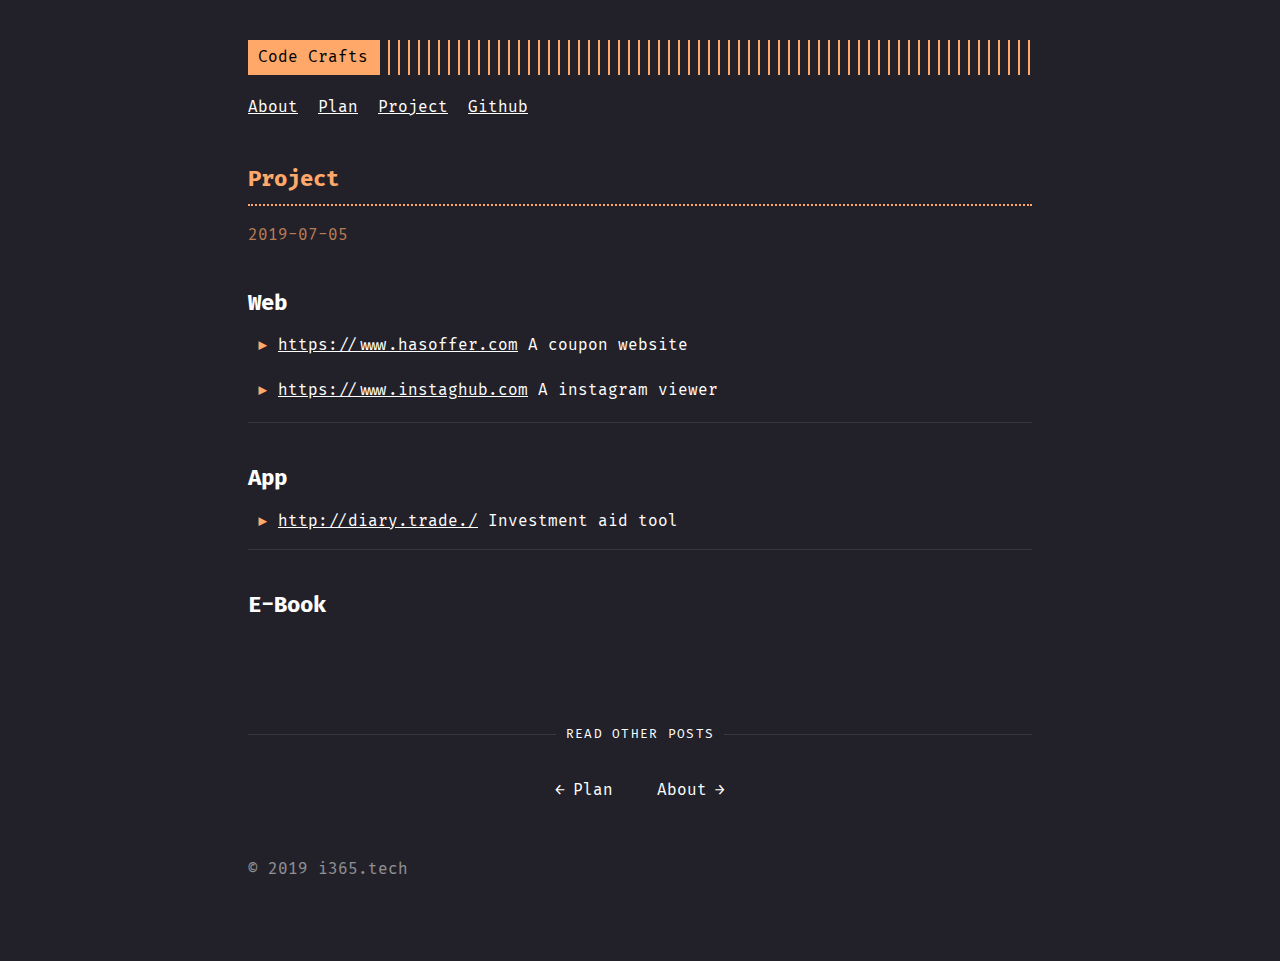
<file: project/index.html>
<!DOCTYPE html>
<html lang="en">
<head>
  
    <title>Project :: Code Crafts — Coding Anytime Anywhere</title>
  
  <meta http-equiv="content-type" content="text/html; charset=utf-8">
<meta name="viewport" content="width=device-width, initial-scale=1.0, maximum-scale=1">
<meta name="description" content=" Web  https://www.hasoffer.com A coupon website
 https://www.instaghub.com A instagram viewer
  App  http://diary.trade./ Investment aid tool  E-Book "/>
<meta name="keywords" content=""/>
<meta name="robots" content="noodp"/>
<link rel="canonical" href="/project/" />


<link rel="stylesheet" href="/assets/style.css">






<link rel="apple-touch-icon-precomposed" sizes="144x144" href="/img/apple-touch-icon-144-precomposed.png">

<link rel="shortcut icon" href="/img/favicon/orange.png">



<meta name="twitter:card" content="summary" />
<meta name="twitter:title" content="Project :: Code Crafts — Coding Anytime Anywhere" />
<meta name="twitter:description" content=" Web  https://www.hasoffer.com A coupon website
 https://www.instaghub.com A instagram viewer
  App  http://diary.trade./ Investment aid tool  E-Book " />
<meta name="twitter:site" content="/" />
<meta name="twitter:creator" content="" />
<meta name="twitter:image" content="">


<meta property="og:locale" content="en" />
<meta property="og:type" content="article" />
<meta property="og:title" content="Project :: Code Crafts — Coding Anytime Anywhere">
<meta property="og:description" content=" Web  https://www.hasoffer.com A coupon website
 https://www.instaghub.com A instagram viewer
  App  http://diary.trade./ Investment aid tool  E-Book " />
<meta property="og:url" content="/project/" />
<meta property="og:site_name" content="Project" />
<meta property="og:image" content="">
<meta property="og:image:width" content="2048">
<meta property="og:image:height" content="1024">

<meta property="article:published_time" content="2019-07-05 21:41:52 &#43;0800 CST" />











</head>
<body class="">


<div class="container center">

  <header class="header">
  <div class="header__inner">
    <div class="header__logo">
      <a href="/">
  <div class="logo">
    Code Crafts
  </div>
</a>

    </div>
    <div class="menu-trigger">menu</div>
  </div>
  
    <nav class="menu">
  <ul class="menu__inner menu__inner--desktop">
    
      
        
          <li><a href="/about/">About</a></li>
        
      
        
          <li><a href="/plan/">Plan</a></li>
        
      
        
          <li><a href="/project/">Project</a></li>
        
      
        
          <li><a href="https://github.com/madawei2699">Github</a></li>
        
      
      
    
  </ul>

  <ul class="menu__inner menu__inner--mobile">
    
      
        <li><a href="/about/">About</a></li>
      
    
      
        <li><a href="/plan/">Plan</a></li>
      
    
      
        <li><a href="/project/">Project</a></li>
      
    
      
        <li><a href="https://github.com/madawei2699">Github</a></li>
      
    
  </ul>
</nav>

  
</header>


  <div class="content">
    
<div class="post">
  <h1 class="post-title">
    <a href="/project/">Project</a></h1>
  <div class="post-meta">
      
    <span class="post-date">
      2019-07-05
    </span>
    
    
  </div>

  

  

  <div class="post-content">
    

<h1 id="web">Web</h1>

<ul>
<li><p><a href="https://www.hasoffer.com">https://www.hasoffer.com</a>
A coupon website</p></li>

<li><p><a href="https://www.instaghub.com">https://www.instaghub.com</a>
A instagram viewer</p></li>
</ul>

<hr />

<h1 id="app">App</h1>

<ul>
<li><a href="http://diary.trade./">http://diary.trade./</a>
Investment aid tool</li>
</ul>

<hr />

<h1 id="e-book">E-Book</h1>

  </div>
  
  <div class="pagination">
    <div class="pagination__title">
      <span
        class="pagination__title-h">Read other posts</span>
      <hr />
    </div>
    <div class="pagination__buttons">
      
      <span class="button previous">
        <a href="/plan/">
          <span class="button__icon">←</span>
          <span class="button__text">Plan</span>
        </a>
      </span>
      
      
      <span class="button next">
        <a href="/about/">
          <span class="button__text">About</span>
          <span class="button__icon">→</span>
        </a>
      </span>
      
    </div>
  </div>
  

  

</div>

  </div>

  
    <footer class="footer">
  <div class="footer__inner">
    
      <div class="copyright">
        <span>© 2019 i365.tech</span>
      </div>
    
  </div>
</footer>

<script src="/assets/main.js"></script>
<script src="/assets/prism.js"></script>





  
</div>

</body>
</html>
</file>
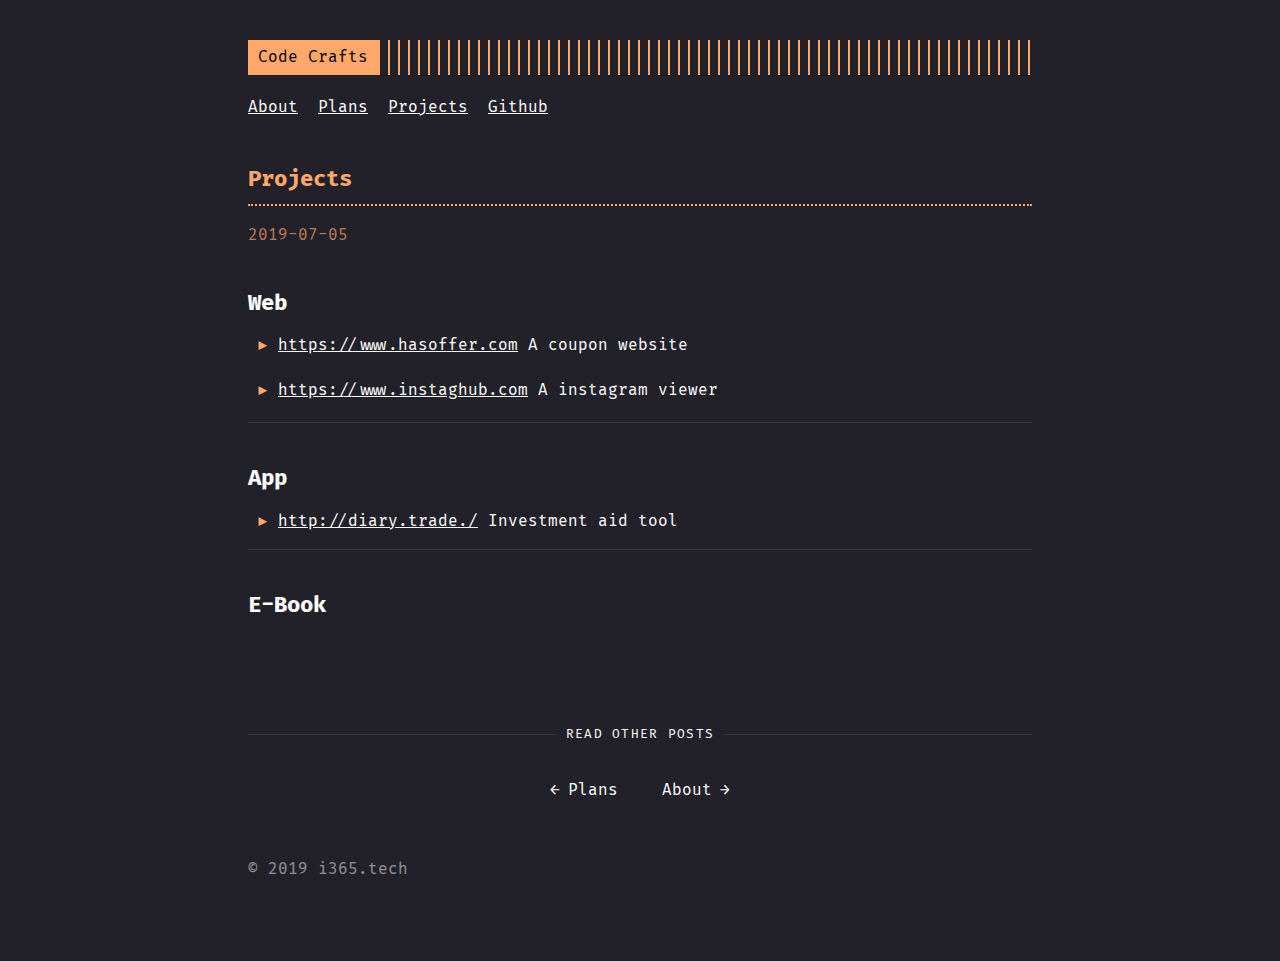
<file: projects/index.html>
<!DOCTYPE html>
<html lang="en">
<head>
  
    <title>Projects :: Code Crafts — Coding Anytime Anywhere</title>
  
  <meta http-equiv="content-type" content="text/html; charset=utf-8">
<meta name="viewport" content="width=device-width, initial-scale=1.0, maximum-scale=1">
<meta name="description" content=" Web  https://www.hasoffer.com A coupon website
 https://www.instaghub.com A instagram viewer
  App  http://diary.trade./ Investment aid tool  E-Book "/>
<meta name="keywords" content=""/>
<meta name="robots" content="noodp"/>
<link rel="canonical" href="/projects/" />


<link rel="stylesheet" href="/assets/style.css">






<link rel="apple-touch-icon-precomposed" sizes="144x144" href="/img/apple-touch-icon-144-precomposed.png">

<link rel="shortcut icon" href="/img/favicon/orange.png">



<meta name="twitter:card" content="summary" />
<meta name="twitter:title" content="Projects :: Code Crafts — Coding Anytime Anywhere" />
<meta name="twitter:description" content=" Web  https://www.hasoffer.com A coupon website
 https://www.instaghub.com A instagram viewer
  App  http://diary.trade./ Investment aid tool  E-Book " />
<meta name="twitter:site" content="/" />
<meta name="twitter:creator" content="" />
<meta name="twitter:image" content="">


<meta property="og:locale" content="en" />
<meta property="og:type" content="article" />
<meta property="og:title" content="Projects :: Code Crafts — Coding Anytime Anywhere">
<meta property="og:description" content=" Web  https://www.hasoffer.com A coupon website
 https://www.instaghub.com A instagram viewer
  App  http://diary.trade./ Investment aid tool  E-Book " />
<meta property="og:url" content="/projects/" />
<meta property="og:site_name" content="Projects" />
<meta property="og:image" content="">
<meta property="og:image:width" content="2048">
<meta property="og:image:height" content="1024">

<meta property="article:published_time" content="2019-07-05 21:41:52 &#43;0800 CST" />











</head>
<body class="">


<div class="container center">

  <header class="header">
  <div class="header__inner">
    <div class="header__logo">
      <a href="/">
  <div class="logo">
    Code Crafts
  </div>
</a>

    </div>
    <div class="menu-trigger">menu</div>
  </div>
  
    <nav class="menu">
  <ul class="menu__inner menu__inner--desktop">
    
      
        
          <li><a href="/about/">About</a></li>
        
      
        
          <li><a href="/plans/">Plans</a></li>
        
      
        
          <li><a href="/projects/">Projects</a></li>
        
      
        
          <li><a href="https://github.com/madawei2699">Github</a></li>
        
      
      
    
  </ul>

  <ul class="menu__inner menu__inner--mobile">
    
      
        <li><a href="/about/">About</a></li>
      
    
      
        <li><a href="/plans/">Plans</a></li>
      
    
      
        <li><a href="/projects/">Projects</a></li>
      
    
      
        <li><a href="https://github.com/madawei2699">Github</a></li>
      
    
  </ul>
</nav>

  
</header>


  <div class="content">
    
<div class="post">
  <h1 class="post-title">
    <a href="/projects/">Projects</a></h1>
  <div class="post-meta">
      
    <span class="post-date">
      2019-07-05
    </span>
    
    
  </div>

  

  

  <div class="post-content">
    

<h1 id="web">Web</h1>

<ul>
<li><p><a href="https://www.hasoffer.com">https://www.hasoffer.com</a>
A coupon website</p></li>

<li><p><a href="https://www.instaghub.com">https://www.instaghub.com</a>
A instagram viewer</p></li>
</ul>

<hr />

<h1 id="app">App</h1>

<ul>
<li><a href="http://diary.trade./">http://diary.trade./</a>
Investment aid tool</li>
</ul>

<hr />

<h1 id="e-book">E-Book</h1>

  </div>
  
  <div class="pagination">
    <div class="pagination__title">
      <span
        class="pagination__title-h">Read other posts</span>
      <hr />
    </div>
    <div class="pagination__buttons">
      
      <span class="button previous">
        <a href="/plans/">
          <span class="button__icon">←</span>
          <span class="button__text">Plans</span>
        </a>
      </span>
      
      
      <span class="button next">
        <a href="/about/">
          <span class="button__text">About</span>
          <span class="button__icon">→</span>
        </a>
      </span>
      
    </div>
  </div>
  

  

</div>

  </div>

  
    <footer class="footer">
  <div class="footer__inner">
    
      <div class="copyright">
        <span>© 2019 i365.tech</span>
      </div>
    
  </div>
</footer>

<script src="/assets/main.js"></script>
<script src="/assets/prism.js"></script>





  
</div>

</body>
</html>
</file>
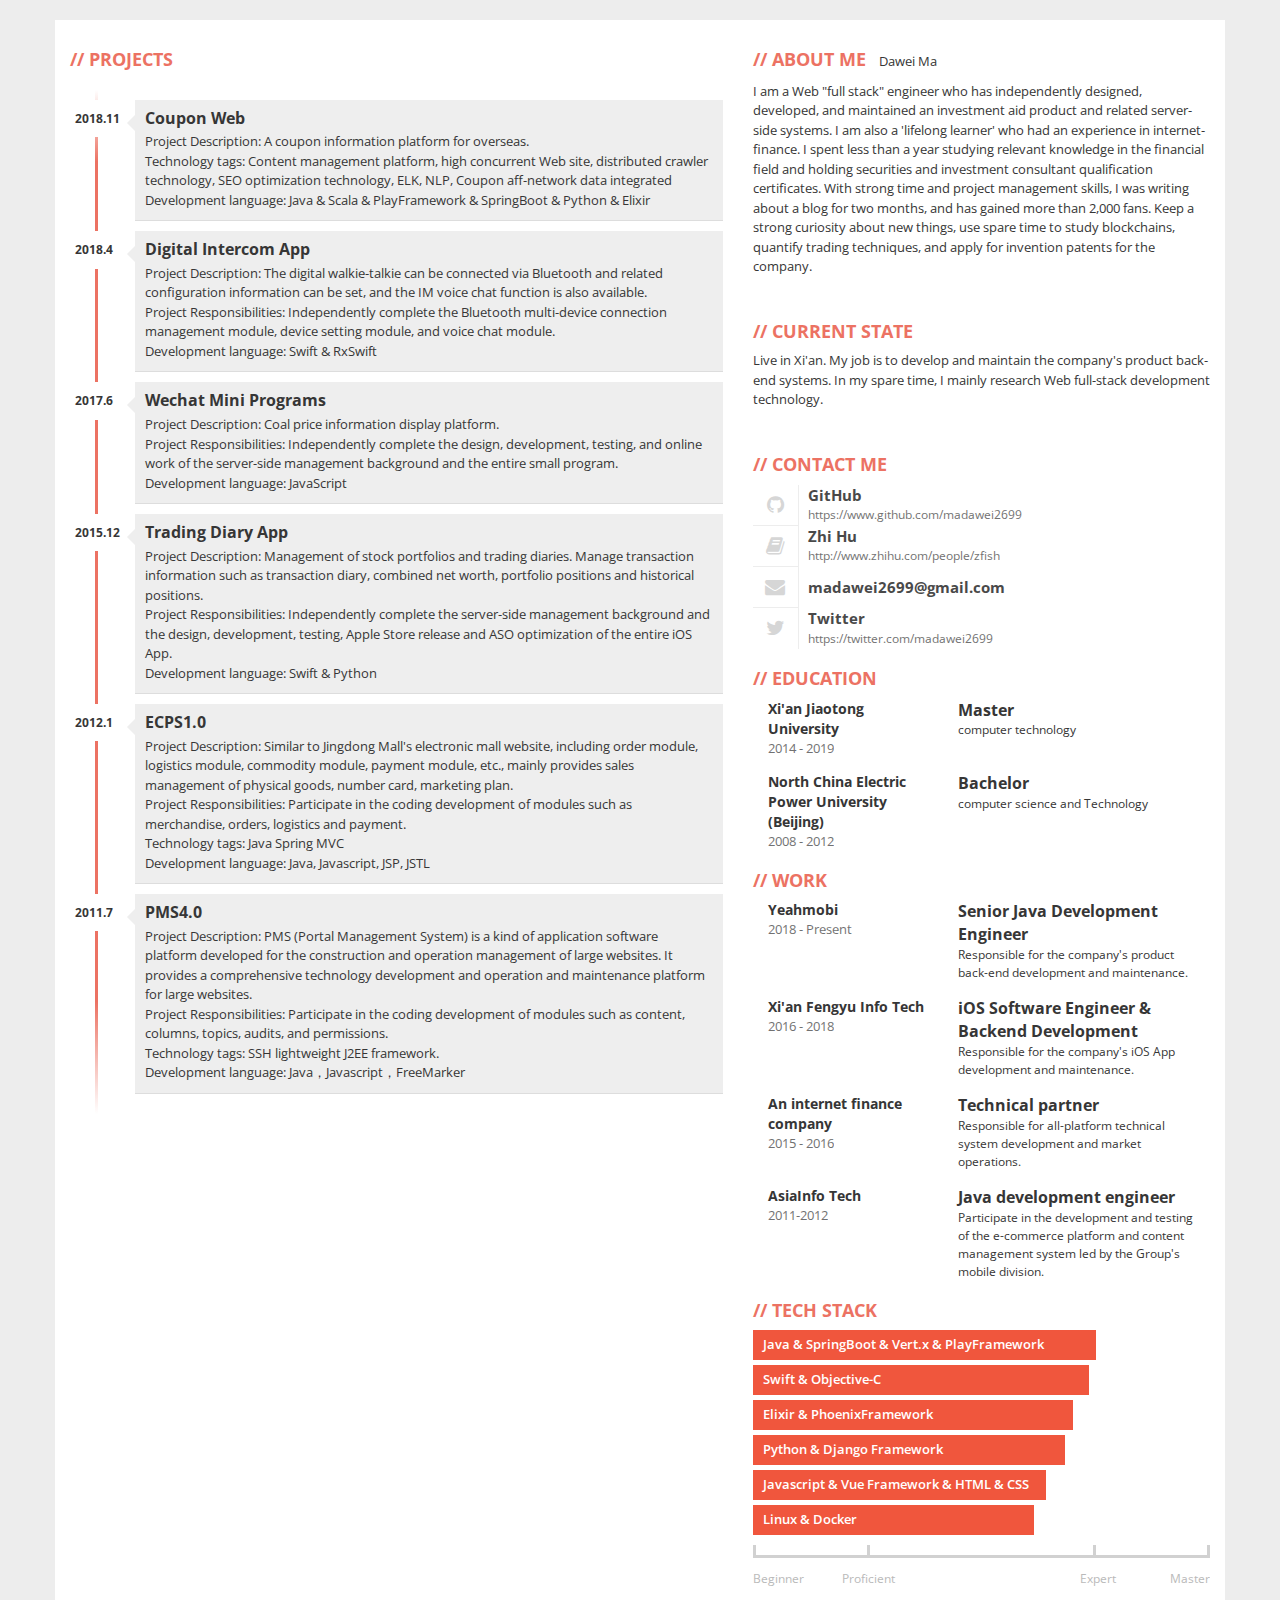
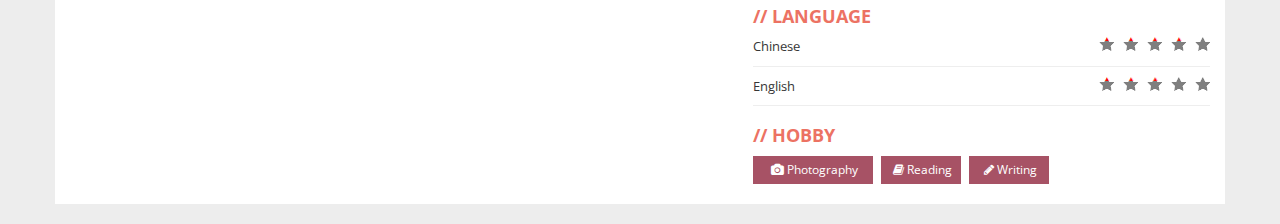
<file: resume/en/index.html>
<!DOCTYPE html>
<html lang="en">
  <head>
    <meta charset="utf-8">
    <meta http-equiv="X-UA-Compatible" content="IE=edge,chrome=1" />
    <meta name="viewport" content="width=device-width, initial-scale=1">
    <title>Dawei Ma's Resume</title>
    <link href="../css/bootstrap.min.css" rel="stylesheet">
    <link href="../css/font-awesome.css" rel="stylesheet">
    <link href="../css/main.css" rel="stylesheet">
    <link rel="shortcut icon" type="image/x-icon" href="../favicon.ico" />
    
  </head>
  <body>
    <div class="container">
      <div class="row" style="margin-top:30px;">
        <div class="col-xs-12 col-sm-7">
          
          <div class="box" style="margin-top:-20px;">
            <h2>Projects</h2>
            <ul id="education" class="clearfix">
            <li>
                <div class="year pull-left">2018.11</div>
                <div class="description pull-right">
                  <h3>Coupon Web</h3>
                  <p>Project Description: A coupon information platform for overseas.<br>
                  Technology tags: Content management platform, high concurrent Web site, distributed crawler technology, SEO optimization technology, ELK, NLP, Coupon aff-network data integrated<br>
                  Development language: Java & Scala & PlayFramework & SpringBoot & Python & Elixir
                </div>
            </li>
            <li>
                <div class="year pull-left">2018.4</div>
                <div class="description pull-right">
                  <h3>Digital Intercom App</h3>
                  <p>Project Description: The digital walkie-talkie can be connected via Bluetooth and related configuration information can be set, and the IM voice chat function is also available.<br>
                  Project Responsibilities: Independently complete the Bluetooth multi-device connection management module, device setting module, and voice chat module. <br>
                  Development language: Swift & RxSwift
                </div>
            </li>
            <li>
                <div class="year pull-left">2017.6</div>
                <div class="description pull-right">
                  <h3>Wechat Mini Programs</h3>
                  <p>Project Description: Coal price information display platform. <br>
                  Project Responsibilities: Independently complete the design, development, testing, and online work of the server-side management background and the entire small program. <br>
                  Development language: JavaScript
                </div>
            </li>
            <li>
                <div class="year pull-left">2015.12</div>
                <div class="description pull-right">
                  <h3>Trading Diary App</h3>
                  <p>Project Description: Management of stock portfolios and trading diaries. Manage transaction information such as transaction diary, combined net worth, portfolio positions and historical positions. <br>
                  Project Responsibilities: Independently complete the server-side management background and the design, development, testing, Apple Store release and ASO optimization of the entire iOS App. <br>
                  Development language: Swift & Python
                </div>
            </li>
            <li>
                <div class="year pull-left">2012.1</div>
                <div class="description pull-right">
                  <h3>ECPS1.0</h3>
                  <p>Project Description: Similar to Jingdong Mall's electronic mall website, including order module, logistics module, commodity module, payment module, etc., mainly provides sales management of physical goods, number card, marketing plan.<br>
                  Project Responsibilities: Participate in the coding development of modules such as merchandise, orders, logistics and payment.<br>
                  Technology tags: Java Spring MVC<br>
                  Development language: Java, Javascript, JSP, JSTL</p>
                </div>
              </li>
              <li>
                <div class="year pull-left">2011.7</div>
                <div class="description pull-right">
                  <h3>PMS4.0</h3>
                  <p>Project Description: PMS (Portal Management System) is a kind of application software platform developed for the construction and operation management of large websites. It provides a comprehensive technology development and operation and maintenance platform for large websites.<br>
                  Project Responsibilities: Participate in the coding development of modules such as content, columns, topics, audits, and permissions.<br>
                  Technology tags: SSH lightweight J2EE framework. <br>
                  Development language: Java，Javascript，FreeMarker</p>
                </div>
              </li>  
            </ul>
          </div>
        </div>
        <div class="col-xs-12 col-sm-5">
          
          <div class="box clearfix">
            <div style="margin-bottom:10px;"><h2 style="display:inline;vertical-align:top;">About Me</h2> <p style="display:inline;margin-left:10px;">Dawei Ma</p></div>
            <p>I am a Web "full stack" engineer who has independently designed, developed, and maintained an investment aid product and related server-side systems. I am also a 'lifelong learner' who had an experience in internet-finance. I spent less than a year studying relevant knowledge in the financial field and holding securities and investment consultant qualification certificates. With strong time and project management skills, I was writing about a blog for two months, and has gained more than 2,000 fans. Keep a strong curiosity about new things, use spare time to study blockchains, quantify trading techniques, and apply for invention patents for the company.</p>
          </div>
          
          <div class="box clearfix">
            <h2>CURRENT STATE</h2>
            <p>Live in Xi'an. My job is to develop and maintain the company's product back-end systems. In my spare time, I mainly research Web full-stack development technology.</p>
          </div>
          
          <div class="box clearfix">
            <h2>CONTACT ME</h2>
            <div class="contact-item">
              <div class="icon pull-left text-center"><span class="fa fa-github fa-fw"></span></div>
              <div class="title pull-right">GitHub</div>
              <div class="description pull-right">https://www.github.com/madawei2699</div>
            </div>
            <div class="contact-item">
              <div class="icon pull-left text-center"><span class="fa fa-book fa-fw"></span></div>
              <div class="title pull-right">Zhi Hu</div>
              <div class="description pull-right">http://www.zhihu.com/people/zfish</div>
            </div>
            <div class="contact-item">
              <div class="icon pull-left text-center"><span class="fa fa-envelope fa-fw"></span></div>
              <div class="title only pull-right">madawei2699@gmail.com</div>
            </div>
            <div class="contact-item">
              <div class="icon pull-left text-center"><span class="fa fa-twitter fa-fw"></span></div>
              <div class="title pull-right">Twitter</div>
              <div class="description pull-right">https://twitter.com/madawei2699</div>
            </div>
          </div>
          
          <div class="box">
            <h2>EDUCATION</h2>
            <div class="job clearfix">
              <div class="col-xs-5">
                <div class="where">Xi'an Jiaotong University</div>
                <div class="year">2014 - 2019</div>
              </div>
              <div class="col-xs-7">
              <div class="profession">Master</div>
              <div class="description">computer technology</div>
              <div></div>
              </div>
            </div>
            <div class="job clearfix">
              <div class="col-xs-5">
                <div class="where">North China Electric Power University (Beijing)</div>
                <div class="year">2008 - 2012</div>
              </div>
              <div class="col-xs-7">
              <div class="profession">Bachelor</div>
              <div class="description">computer science and Technology</div>
              <div></div>
              </div>
            </div>
          </div>
          
          <div class="box">
            <h2>Work</h2>
            <div class="job clearfix">
              <div class="col-xs-5">
                <div class="where">Yeahmobi</div>
                <div class="year">2018 - Present</div>
              </div>
              <div class="col-xs-7">
                <div class="profession">Senior Java Development Engineer</div>
                <div class="description">Responsible for the company's product back-end development and maintenance.</div>
              </div>
            </div>
            <div class="job clearfix">
              <div class="col-xs-5">
                <div class="where">Xi'an Fengyu Info Tech</div>
                <div class="year">2016 - 2018</div>
              </div>
              <div class="col-xs-7">
                <div class="profession">iOS Software Engineer & Backend Development</div>
                <div class="description">Responsible for the company's iOS App development and maintenance.</div>
              </div>
            </div>
            <div class="job clearfix">
              <div class="col-xs-5">
                <div class="where">An internet finance company</div>
                <div class="year">2015 - 2016</div>
              </div>
              <div class="col-xs-7">
                <div class="profession">Technical partner</div>
                <div class="description">Responsible for all-platform technical system development and market operations.</div>
              </div>
            </div>
            <div class="job clearfix">
              <div class="col-xs-5">
                <div class="where">AsiaInfo Tech</div>
                <div class="year">2011-2012</div>
              </div>
              <div class="col-xs-7">
                <div class="profession">Java development engineer</div>
                <div class="description">Participate in the development and testing of the e-commerce platform and content management system led by the Group's mobile division.</div>
              </div>
            </div>
          </div>
          
          <div class="box">
            <h2>Tech Stack</h2>
            <div class="skills">
              <div class="item-skills" data-percent="0.88">Java & SpringBoot & Vert.x & PlayFramework</div>
              <div class="item-skills" data-percent="0.86">Swift & Objective-C</div>
              <div class="item-skills" data-percent="0.82">Elixir & PhoenixFramework</div>
              <div class="item-skills" data-percent="0.80">Python & Django Framework</div>
              <div class="item-skills" data-percent="0.75">Javascript & Vue Framework & HTML & CSS</div>
              <div class="item-skills" data-percent="0.72">Linux & Docker</div>
              <div class="skills-legend clearfix">
                <div class="legend-left legend">Beginner</div>
                <div class="legend-left legend"><span>Proficient</span></div>
                <div class="legend-right legend"><span>Expert</span></div>
                <div class="legend-right legend">Master</div>
              </div>
            </div>
          </div>
          
          <div class="box">
            <h2>Language</h2>
            <div id="language-skills">
              <div class="skill">Chinese <div class="icons pull-right"><div style="width: 80%;" class="icons-red"></div></div></div>
              <div class="skill">English <div class="icons pull-right"><div style="width: 60%;" class="icons-red"></div></div></div>
            </div>
          </div>
          
          <div class="box">
            <h2>HOBBY</h2>
            <div class="hobby1" style="width: 120px;"><i class="fa fa-camera"></i>Photography</div>
            <div class="hobby1"><i class="fa fa-book"></i>Reading</div>
            <div class="hobby1"><i class="fa fa-pencil"></i>Writing</div>
          </div>
        </div>
      </div>
    </div>
    
    <script src="../js/jquery.min.js"></script>
    
    <script src="../js/bootstrap.min.js"></script>
    
    <script src="../js/scripts.js"></script>
  </body>
</html>
</file>
<file: assets/style.css>
:root{--accent:#ffa86a;--background:rgb(34, 33, 41);--background:rgb(34, 33, 41);--color:#fff;--border-color:hsla(0,0%,100%,0.1);--phoneWidth:(max-width:684px);--tabletWidth:(max-width:900px)}@font-face{font-family:Fira Code;font-style:normal;font-weight:400;src:url(62da0ac51db1e4a3a4d57b9154a344fc.woff) format("woff")}@font-face{font-family:Fira Code;font-style:normal;font-weight:800;src:url(2bf08001f42c34e30e1de9d2eb81aead.woff) format("woff")}.button-container{display:table;margin-left:auto;margin-right:auto}.button,a.button,button{position:relative;display:flex;align-items:center;justify-content:center;padding:8px 18px;margin-bottom:5px;text-decoration:none;text-align:center;border-radius:8px;border:1px solid transparent;-webkit-appearance:none;-moz-appearance:none;appearance:none;cursor:pointer;outline:none}.button.outline,a.button.outline,button.outline{background:transparent;box-shadow:none;padding:8px 18px}.button.outline :hover,a.button.outline :hover,button.outline :hover{-webkit-transform:none;transform:none;box-shadow:none}.button.primary,a.button.primary,button.primary{box-shadow:0 4px 6px rgba(50,50,93,.11),0 1px 3px rgba(0,0,0,.08)}.button.primary:hover,a.button.primary:hover,button.primary:hover{box-shadow:0 2px 6px rgba(50,50,93,.21),0 1px 3px rgba(0,0,0,.08)}.button.link,a.button.link,button.link{background:none;font-size:1rem}.button.small,a.button.small,button.small{font-size:.8rem}.button.wide,a.button.wide,button.wide{min-width:200px;padding:14px 24px}a.read-more,a.read-more:active,a.read-more:hover{display:inline-flex;background:none;box-shadow:none;padding:0;margin:20px 0;max-width:100%}.code-toolbar{margin-bottom:20px}.code-toolbar .toolbar-item a{position:relative;display:inline-flex;align-items:center;justify-content:center;padding:3px 8px;margin-bottom:5px;text-decoration:none;text-align:center;font-size:13px;font-weight:500;border-radius:8px;border:1px solid transparent;-webkit-appearance:none;-moz-appearance:none;appearance:none;cursor:pointer;outline:none}.header{display:flex;flex-direction:column;position:relative}.header__inner{display:flex;align-items:center;justify-content:space-between}.header__logo{display:flex;flex:1}.header__logo:after{content:"";background:repeating-linear-gradient(90deg,#ffa86a,#ffa86a 2px,transparent 0,transparent 10px);background:repeating-linear-gradient(90deg,var(--accent),var(--accent) 2px,transparent 0,transparent 10px);display:block;width:100%;right:10px}.header__logo a{flex:0 0 auto;max-width:100%;text-decoration:none}.header .menu{--shadow-color:rgba(34, 33, 41, 0.8);--shadow-color:rgba(34, 33, 41, 0.8);--shadow:0 10px var(--shadow-color),-10px 10px var(--shadow-color),10px 10px var(--shadow-color);margin:20px 0}@media (max-width:683px){.header .menu{position:absolute;background:rgb(34, 33, 41);background:var(--background);box-shadow:var(--shadow);color:#fff;border:2px solid;margin:0;padding:10px;list-style:none;z-index:99;top:50px;right:0}}.header .menu__inner{display:flex;flex-wrap:wrap;list-style:none;margin:0;padding:0}@media (max-width:683px){.header .menu__inner--desktop{display:none}}.header .menu__inner--mobile{display:none}@media (max-width:683px){.header .menu__inner--mobile{display:block}}.header .menu__inner li:not(:last-of-type){margin-right:20px;margin-bottom:10px;flex:0 0 auto}@media (max-width:683px){.header .menu__inner{flex-direction:column;align-items:flex-start;padding:0}.header .menu__inner li{margin:0;padding:5px}}.header .menu__sub-inner{position:relative;list-style:none;padding:0;margin:0}.header .menu__sub-inner:not(:only-child){margin-left:20px}.header .menu__sub-inner-more{position:absolute;background:rgb(34, 33, 41);background:var(--background);box-shadow:var(--shadow);color:#fff;border:2px solid;margin:0;padding:10px;list-style:none;z-index:99;top:35px;left:0}.header .menu__sub-inner-more-trigger{color:#ffa86a;color:var(--accent);-webkit-user-select:none;-moz-user-select:none;-ms-user-select:none;user-select:none;cursor:pointer}.header .menu__sub-inner-more li{margin:0;padding:5px;white-space:nowrap}.header .menu-trigger{color:#ffa86a;color:var(--accent);border:2px solid;margin-left:10px;height:100%;padding:3px 8px;position:relative}.logo{display:flex;align-items:center;text-decoration:none;background:#ffa86a;background:var(--accent);color:#000;padding:5px 10px}html{box-sizing:border-box}*,:after,:before{box-sizing:inherit}body{margin:0;padding:0;font-family:Fira Code,Monaco,Consolas,Ubuntu Mono,monospace;font-size:1rem;line-height:1.54;background-color:rgb(34, 33, 41);background-color:rgb(34, 33, 41);color:#fff;color:var(--color);text-rendering:optimizeLegibility;-webkit-font-smoothing:antialiased;-webkit-font-feature-settings:"liga","tnum","case","calt","zero","ss01","locl","calt";font-feature-settings:"liga","tnum","case","calt","zero","ss01","locl","calt";-webkit-font-variant-ligatures:contextual;font-variant-ligatures:contextual;-webkit-overflow-scrolling:touch;-webkit-text-size-adjust:100%}@media (max-width:683px){body{font-size:1rem}}h1,h2,h3,h4,h5,h6{line-height:1.3}h1:not(first-child),h2:not(first-child),h3:not(first-child),h4:not(first-child),h5:not(first-child),h6:not(first-child){margin-top:40px}h1,h2,h3{font-size:1.4rem}h4,h5,h6{font-size:1.2rem}a{color:inherit}img{display:block;max-width:100%}img.center,img.left{margin-right:auto}img.center,img.right{margin-left:auto}p{margin-bottom:20px}figure{display:table;max-width:100%;margin:25px 0}figure.center,figure.left{margin-right:auto}figure.center,figure.right{margin-left:auto}figure figcaption{font-size:14px;padding:5px 10px;margin-top:5px;background:#ffa86a;background:var(--accent);color:rgb(34, 33, 41);color:var(--background)}figure figcaption.left{text-align:left}figure figcaption.center{text-align:center}figure figcaption.right{text-align:right}code{font-family:Fira Code,Monaco,Consolas,Ubuntu Mono,monospace;-webkit-font-feature-settings:normal;font-feature-settings:normal;background:rgba(255, 168, 106, 0.2);background:rgba(255, 168, 106, 0.2);color:#ffa86a;color:var(--accent);padding:1px 6px;margin:0 2px}code,pre{font-size:.95rem}pre{background:transparent;padding:20px 10px;margin:40px 0;overflow:auto;border-top:1px solid hsla(0,0%,100%,.1);border-bottom:1px solid hsla(0,0%,100%,.1)}pre+pre{border-top:0;margin-top:-40px}@media (max-width:683px){pre{white-space:pre-wrap;word-wrap:break-word}}pre code{background:none!important;margin:0;padding:0;font-size:inherit;border:none}blockquote{border-top:1px solid #ffa86a;border-top:1px solid var(--accent);border-bottom:1px solid #ffa86a;border-bottom:1px solid var(--accent);margin:40px 0;padding:25px}@media (max-width:683px){blockquote{padding-right:0}}blockquote:before{content:"\201D";font-family:Georgia,serif;font-size:3.875rem;position:absolute;left:-40px;top:-20px}blockquote p:first-of-type{margin-top:0}blockquote p:last-of-type{margin-bottom:0}blockquote p{position:relative}blockquote p:before{content:">";display:block;position:absolute;left:-25px;color:#ffa86a;color:var(--accent)}table{table-layout:fixed;border-collapse:collapse;width:100%;margin:40px 0}table,td,th{border:1px dashed #ffa86a;border:1px dashed var(--accent);padding:10px}th{color:#ffa86a;color:var(--accent)}ol,ul{margin-left:30px;padding:0}ol li,ul li{position:relative}@media (max-width:683px){ol,ul{margin-left:20px}}ol ol,ol ul,ul ol,ul ul{margin-top:20px}ol ol{list-style-type:lower-alpha}.container{display:flex;flex-direction:column;padding:40px;max-width:864px;min-height:100vh;border-right:1px solid hsla(0,0%,100%,.1)}.container.center,.container.full{border:none;margin:0 auto}.container.full{max-width:100%}@media (max-width:683px){.container{padding:20px}}.content{#display:flex}hr{width:100%;border:none;background:hsla(0,0%,100%,.1);background:var(--border-color);height:1px}.hidden{display:none}.post{width:100%;text-align:left}@media (max-width:899px){.post{max-width:660px}}.post:not(:last-of-type){#border-bottom:1px solid hsla(0,0%,100%,.1);#border-bottom:1px solid var(--border-color)}.post-meta{font-size:1rem;margin-bottom:10px;color:rgba(255, 168, 106, 0.7);color:rgba(255, 168, 106, 0.7)}.post-title{--border:2px dotted #ffa86a;--border:2px dotted var(--accent);position:relative;color:#ffa86a;color:var(--accent);margin:15px 0;padding-bottom:15px}.post-title:after{content:"";position:absolute;bottom:2px;display:block;width:100%;border-bottom:var(--border)}.post-title a{text-decoration:none}.post-tags{display:block;margin-bottom:20px;font-size:1rem;opacity:.5}.post-tags a{text-decoration:none}.post-content{margin-top:30px}.post-cover{border:20px solid #ffa86a;border:20px solid var(--accent);background:transparent;margin:40px 0;padding:20px}@media (max-width:683px){.post-cover{padding:10px;border-width:10px}}.post ul{list-style:none}.post ul li:before{content:"\25BA";position:absolute;left:-20px;color:#ffa86a;color:var(--accent)}.post--regulation h1,.post--regulation h2{justify-content:center}.post--regulation h2{margin-bottom:10px}.post--regulation h2+h2{margin-top:-10px;margin-bottom:20px}.pagination{margin-top:50px}.pagination__title{display:flex;text-align:center;position:relative;margin:100px 0 20px}.pagination__title-h{text-align:center;margin:0 auto;padding:5px 10px;background:rgb(34, 33, 41);background:rgb(34, 33, 41);font-size:.8rem;text-transform:uppercase;text-decoration:none;letter-spacing:.1em;z-index:1}.pagination__title hr{position:absolute;left:0;right:0;width:100%;margin-top:15px;z-index:0}.pagination__buttons{display:flex;align-items:center;justify-content:center}.pagination__buttons a{text-decoration:none}.button{position:relative;display:inline-flex;align-items:center;justify-content:center;font-size:1rem;border-radius:8px;max-width:40%;padding:0;cursor:pointer;-webkit-appearance:none;-moz-appearance:none;appearance:none}.button+.button{margin-left:10px}.button a{display:flex;padding:8px 16px;text-decoration:none}.button__text,.button a{text-overflow:ellipsis;white-space:nowrap;overflow:hidden}.button.next .button__icon{margin-left:8px}.button.previous .button__icon{margin-right:8px}.footer{padding:40px 0;flex-grow:0;opacity:.5}.footer__inner{display:flex;align-items:center;justify-content:space-between;margin:0;width:760px;max-width:100%}@media (max-width:899px){.footer__inner{flex-direction:column}}.footer a{color:inherit}.footer .copyright{display:flex;flex-direction:row;align-items:center;font-size:1rem;color:var(--light-color-secondary)}.footer .copyright--user{margin:auto;text-align:center}.footer .copyright>:first-child:not(:only-child){margin-right:10px}@media (max-width:899px){.footer .copyright>:first-child:not(:only-child){border:none;padding:0;margin:0}}@media (max-width:899px){.footer .copyright{flex-direction:column;margin-top:10px}}code[class*=language-],pre[class*=language-]{background:none;font-family:inherit,monospace;text-align:left;white-space:pre;word-spacing:normal;word-break:normal;word-wrap:normal;line-height:1.5;-moz-tab-size:2;-o-tab-size:2;tab-size:2;-webkit-hyphens:none;-ms-hyphens:none;hyphens:none}pre[class*=language-]{margin:0;overflow:auto}:not(pre)>code[class*=language-],pre[class*=language-]{border-radius:8px}:not(pre)>code[class*=language-]{padding:.1em;border-radius:.3em;white-space:normal}.token.bold,.token.important{font-weight:700}.token.italic{font-style:italic}.token.entity{cursor:help}pre[class*=language-].line-numbers{position:relative;padding-left:3.8em;counter-reset:linenumber}pre[class*=language-].line-numbers>code{position:relative;white-space:inherit}.line-numbers .line-numbers-rows{position:absolute;pointer-events:none;top:0;font-size:100%;left:-3.8em;width:3em;letter-spacing:-1px;border-right:1px solid #999;-webkit-user-select:none;-moz-user-select:none;-ms-user-select:none;user-select:none}.line-numbers-rows>span{pointer-events:none;display:block;counter-increment:linenumber}.line-numbers-rows>span:before{content:counter(linenumber);color:#999;display:block;padding-right:.8em;text-align:right}.code-toolbar{position:relative;margin:40px 0;padding:20px 0;border-top:1px solid hsla(0,0%,100%,.1);border-bottom:1px solid hsla(0,0%,100%,.1)}.code-toolbar+.code-toolbar{border-top:0;margin-top:-40px}.code-toolbar+.highlight,.code-toolbar+.highlight .code-toolbar{border-top:0}.code-toolbar code,.code-toolbar pre{border:none}.code-toolbar code{color:inherit}div.code-toolbar>.toolbar{position:absolute;top:.3em;right:.2em;transition:opacity .3s ease-in-out;opacity:0}div.code-toolbar:hover>.toolbar{opacity:1}div.code-toolbar>.toolbar .toolbar-item{display:inline-block}div.code-toolbar>.toolbar a{cursor:pointer}div.code-toolbar>.toolbar button{background:none;border:0;color:inherit;font:inherit;line-height:normal;overflow:visible;padding:0;-webkit-user-select:none;-moz-user-select:none;-ms-user-select:none}div.code-toolbar>.toolbar a,div.code-toolbar>.toolbar button,div.code-toolbar>.toolbar span{color:#bbb;font-size:.8em;padding:0 .5em;background:#f5f2f0;background:hsla(0,0%,87.8%,.2);box-shadow:0 2px 0 0 rgba(0,0,0,.2);border-radius:.5em}div.code-toolbar>.toolbar a:focus,div.code-toolbar>.toolbar a:hover,div.code-toolbar>.toolbar button:focus,div.code-toolbar>.toolbar button:hover,div.code-toolbar>.toolbar span:focus,div.code-toolbar>.toolbar span:hover{color:inherit;text-decoration:none}.command-line-prompt{border-right:1px solid #999;display:block;float:left;font-size:100%;letter-spacing:-1px;margin-right:1em;pointer-events:none;-webkit-user-select:none;-moz-user-select:none;-ms-user-select:none;user-select:none}.command-line-prompt>span:before{color:#999;content:" ";display:block;padding-right:.8em}.command-line-prompt>span[data-user]:before{content:"[" attr(data-user) "@" attr(data-host) "] $"}.command-line-prompt>span[data-user=root]:before{content:"[" attr(data-user) "@" attr(data-host) "] #"}.command-line-prompt>span[data-prompt]:before{content:attr(data-prompt)}.language-css .token.string,.language-scss .token.string,.style .token.string,.token.atrule,.token.attr-value,.token.boolean,.token.control,.token.directive,.token.entity,.token.keyword,.token.number,.token.regex,.token.statement,.token.string,.token.url,code.language-css,code.language-scss{color:#ffa86a;color:var(--accent)}.token.atrule-id,.token.attr-name,.token.operator,.token.placeholder,.token.tag-id,.token.unit,.token.variable{color:rgba(255, 168, 106, 0.7);color:rgba(255, 168, 106, 0.7)}.token.function,.token.property,code.language-html,code.language-javascript{color:rgb(163, 155, 148);color:rgb(163, 155, 148)}.token.punctuation,.token.selector,.token.tag{color:#fff}.token.cdata,.token.comment,.token.doctype,.token.prolog{color:hsla(0,0%,100%,.3)}.token.namespace{opacity:.7}pre[data-line]{position:relative;padding:1em 0 1em 3em}.line-highlight{position:absolute;left:0;right:0;padding:inherit 0;margin-top:1em;background:hsla(24,20%,50%,.08);background:linear-gradient(90deg,hsla(24,20%,50%,.1) 70%,hsla(24,20%,50%,0));pointer-events:none;line-height:inherit;white-space:pre}.line-highlight:before,.line-highlight[data-end]:after{content:attr(data-start);position:absolute;top:.4em;left:.6em;min-width:1em;padding:0 .5em;background-color:hsla(24,20%,50%,.4);color:#f5f2f0;font:700 65%/1.5 sans-serif;text-align:center;vertical-align:.3em;border-radius:999px;text-shadow:none;box-shadow:0 1px #fff}.line-highlight[data-end]:after{content:attr(data-end);top:auto;bottom:.4em}.line-numbers .line-highlight:after,.line-numbers .line-highlight:before{content:none}
</file>
<file: resume/css/main.css>
/*******************************************
3ColorResume
Author: office@kamsolutions.pl
*******************************************/
/*******************************************
FONTS
*******************************************/
@import url(http://fonts.googleapis.com/css?family=Open+Sans:400,600,700,800);
/*******************************************
SETTINGS
*******************************************/
@charset "utf-8";
@-webkit-viewport   { width: device-width; }
@-moz-viewport      { width: device-width; }
@-ms-viewport       { width: device-width; }
@-o-viewport        { width: device-width; }
@viewport           { width: device-width; }
/*******************************************
BODY
*******************************************/
body{
  font-family: 'Open Sans', Arial, Tahoma;
  font-weight: 400;
  font-size: 1em;
  color: #363636;
  background: #ededed;
}
/*******************************************
CONTAINER
*******************************************/
.container{
  margin-top: 20px;
  margin-bottom: 20px;
  background: #fff;
}
/*******************************************
PHOTO (AVATAR)
*******************************************/
#photo-header{
  margin-top: -75px;
}
#photo{
  width: 160px;
  height: 160px;
  border-radius: 50%;
  overflow: hidden;
  padding: 5px;
  background: #ededed;
  display: inline-block;
}
#photo img{
  width: 150px;
  height: 150px;
  border-radius: 50%;
}
#text-header h1{
  margin: 0;
  padding: 0;
  font-size: 2.4em;
  font-weight: 700;
  text-transform: uppercase;
  letter-spacing: -1px;
}
#text-header h1::first-line{
  font-size: 1.5em;
  letter-spacing: -4px;
  font-weight: 800;
  line-height: 1.5em;
}
#text-header h1 span{
  color: #F0563D;
}
#text-header h1 sup{
  opacity: 0.5;
}
#text-header:after{
  width: 100%;
  height: 3px;
  background: url(../img/line.png);
  margin-top: 15px;
  content: '';
  display: block;
}
/*******************************************
DEFAULT BOX
*******************************************/
.box{
  margin-bottom: 15px;
}
.box h2{
  color: #EC7263;
  font-size: 1.8em;
  font-weight: 700;
  text-transform: uppercase;
}
.box h2:before{
  content: '//';
  margin-right: 5px;
}
.box p{
  font-size: 1.3em;
  line-height: 1.5em;
}
/*******************************************
EDUCATION
*******************************************/
#education{
  margin-top: 20px;
  position: relative;
  padding: 1em 0;
  list-style: none;
}
#education:before {
  width: 3px;
  height: 100%;
  position: absolute;
  left: 25px;
  top: 0;
  content: ' ';
  display: block;
  background: #ec7263;
  background: -moz-linear-gradient(top,  #ffffff 0%, #ec7263 7%, #ec7263 89%, #ffffff 100%);
  background: -webkit-gradient(linear, left top, left bottom, color-stop(0%,#ffffff), color-stop(7%,#ec7263), color-stop(89%,#ec7263), color-stop(100%,#ffffff));
  background: -webkit-linear-gradient(top,  #ffffff 0%,#ec7263 7%,#ec7263 89%,#ffffff 100%);
  background: -o-linear-gradient(top,  #ffffff 0%,#ec7263 7%,#ec7263 89%,#ffffff 100%);
  background: -ms-linear-gradient(top,  #ffffff 0%,#ec7263 7%,#ec7263 89%,#ffffff 100%);
  background: linear-gradient(to bottom,  #ffffff 0%,#ec7263 7%,#ec7263 89%,#ffffff 100%);
  filter: progid:DXImageTransform.Microsoft.gradient( startColorstr='#ffffff', endColorstr='#ffffff',GradientType=0 );
}
#education li{
  width: 100%;
  z-index: 2;
  position: relative;
  float: left;
}
#education .year{
  width: 10%;
  background: #fff;
  padding: 10px 1px 10px 5px;
  font-size: 1.2em;
  font-weight: 700;
  display: inline-block;
}
#education .description{
  width: 80%;
  display: inline-block;
  background: #eee;
  margin-bottom: 10px;
  position: relative;
  padding: 10px 10px 0 10px;
  border-bottom: 1px solid #ddd;
}
#education .description:after {
  content: '';
  position: absolute;
  top: 15px;
  right: 0;
  left: -16px;
  height: 0;
  width: 0;
  border: solid transparent;
  border-right-color: #eee;
  border-width: 8px;
  pointer-events: none;
}
#education .description h3{
  font-size: 1.6em;
  margin: 0;
  padding: 0;
  font-weight: 700;
}
#education .description p{
  font-size: 1.3em;
  margin-top: 5px;
  padding: 0;
}
/*******************************************
EXPERIENCES
*******************************************/
.job{
  margin-bottom: 15px;
}
.job .where{
  font-size: 1.4em;
  font-weight: bold;
}
.job .year{
  font-size: 1.3em;
  opacity: 0.7;
}
.job .profession{
  font-size: 1.6em;
  font-weight: bold;
}
.job .description{
  font-size: 1.2em;
  line-height: 1.5em;
}
/*******************************************
CONTACT
*******************************************/
.contact-item{
  width: 100%;
  float: left;
}
.contact-item .icon{
  padding: 10px;
  border-right: 1px solid #aaa;
  border-bottom: 1px solid #aaa;
  opacity: 0.2;
}
.contact-item:last-child .icon{
  border-bottom: none;
}
.contact-item .fa{
  font-size: 2em;
}
.contact-item .title{
  width: 80%;
  width: calc(100% - 55px);
  font-size: 1.5em;
  font-weight: 700;
  opacity: 0.9;
}
.contact-item .title.only{
  margin-top: 10px;
}
.contact-item .description{
  width: 80%;
  width: calc(100% - 55px);
  font-size: 1.2em;
  opacity: 0.7;
}
/*******************************************
SKILLS
*******************************************/
.item-skills{
  height: 30px;
  background: #F0563D;
  color: #fff;
  padding: 5px 10px;
  margin-bottom: 5px;
  white-space: nowrap;
  overflow: hidden;
  text-overflow: ellipsis;
  font-size: 1.3em;
  font-weight: 600;
}
.skills-legend{
  margin-top: 20px;
  opacity: 0.8;
}
.skills-legend:before{
  width: 100%;
  height: 3px;
  position: relative;
  content: ' ';
  display: block;
  margin-bottom: -13px;
  background: #c6c6c6;
}
.skills-legend div{
  width: 25%;
  display: inline-block;
  font-size: 1.2em;
  color: #a9a9a9;
  float: left;
}
.legend:before{
  width: 3px;
  height: 10px;
  position: relative;
  content: ' ';
  display: block;
  margin: auto;
  margin-bottom: 15px;
  background: #c6c6c6;
}
.legend-left.legend:before{
  margin-left: 0;
}
.legend-right.legend:before{
  margin-right: 0;
}
.legend-left:nth-child(2) span{
  margin-left: -25px;
}
.legend-right:nth-child(3) span{
  margin-right: -20px;
}
.legend-right{
  text-align: right;
}
/*******************************************
LANGUAGES
*******************************************/
#language-skills .skill{
  font-size: 1.3em;
  margin: 10px 0;
  padding-bottom: 10px;
  border-bottom: 1px solid #eee;
}
#language-skills .skill .icons{
  width: 111px;
  height: 14px;
  background: url(../img/star-grey.png) no-repeat;
}
#language-skills .skill .icons-red{
  background: url(../img/star-red.png) no-repeat;
}
/*******************************************
HOBBIES
*******************************************/
.hobby{
  color: #fff;
  display: inline-block;
  margin-right: 5px;
  margin-bottom: 5px;
  padding: 5px 5px 5px 25px;
  background: #A75265;
  position: relative;
  font-size: 1.2em;
}
.hobby:before{
  content: "\f004";
  font-family: FontAwesome;
  font-style: normal;
  font-weight: normal;
  position: absolute;
  top: 6px;
  left: 7px;
}
.hobby1{
  color: #fff;
  display: inline-block;
  margin-right: 5px;
  margin-bottom: 5px;
  padding: 5px 5px 5px 5px;
  background: #A75265;
  position: relative;
  font-size: 1.2em;
  width: 80px;
  text-align: center;
}
.hobby1 i{
  padding: 3px;
}
/*******************************************
MEDIA
*******************************************/
@media (min-width: 500px) {
  #education .description{
    width: 85%;
  }
}
@media (min-width: 768px) {
  #education .description{
    width: 85%;
  }
}
@media (min-width: 992px) {
  #education .description{
    width: 87%;
  }
}
@media (min-width: 1200px) {
  #education .description{
    width: 90%;
  }
}

#resumePDF {
  padding: 5px;
  margin-top: 10px;
}
#resumePDF a {
  color: #EC7263;
}
</file>
